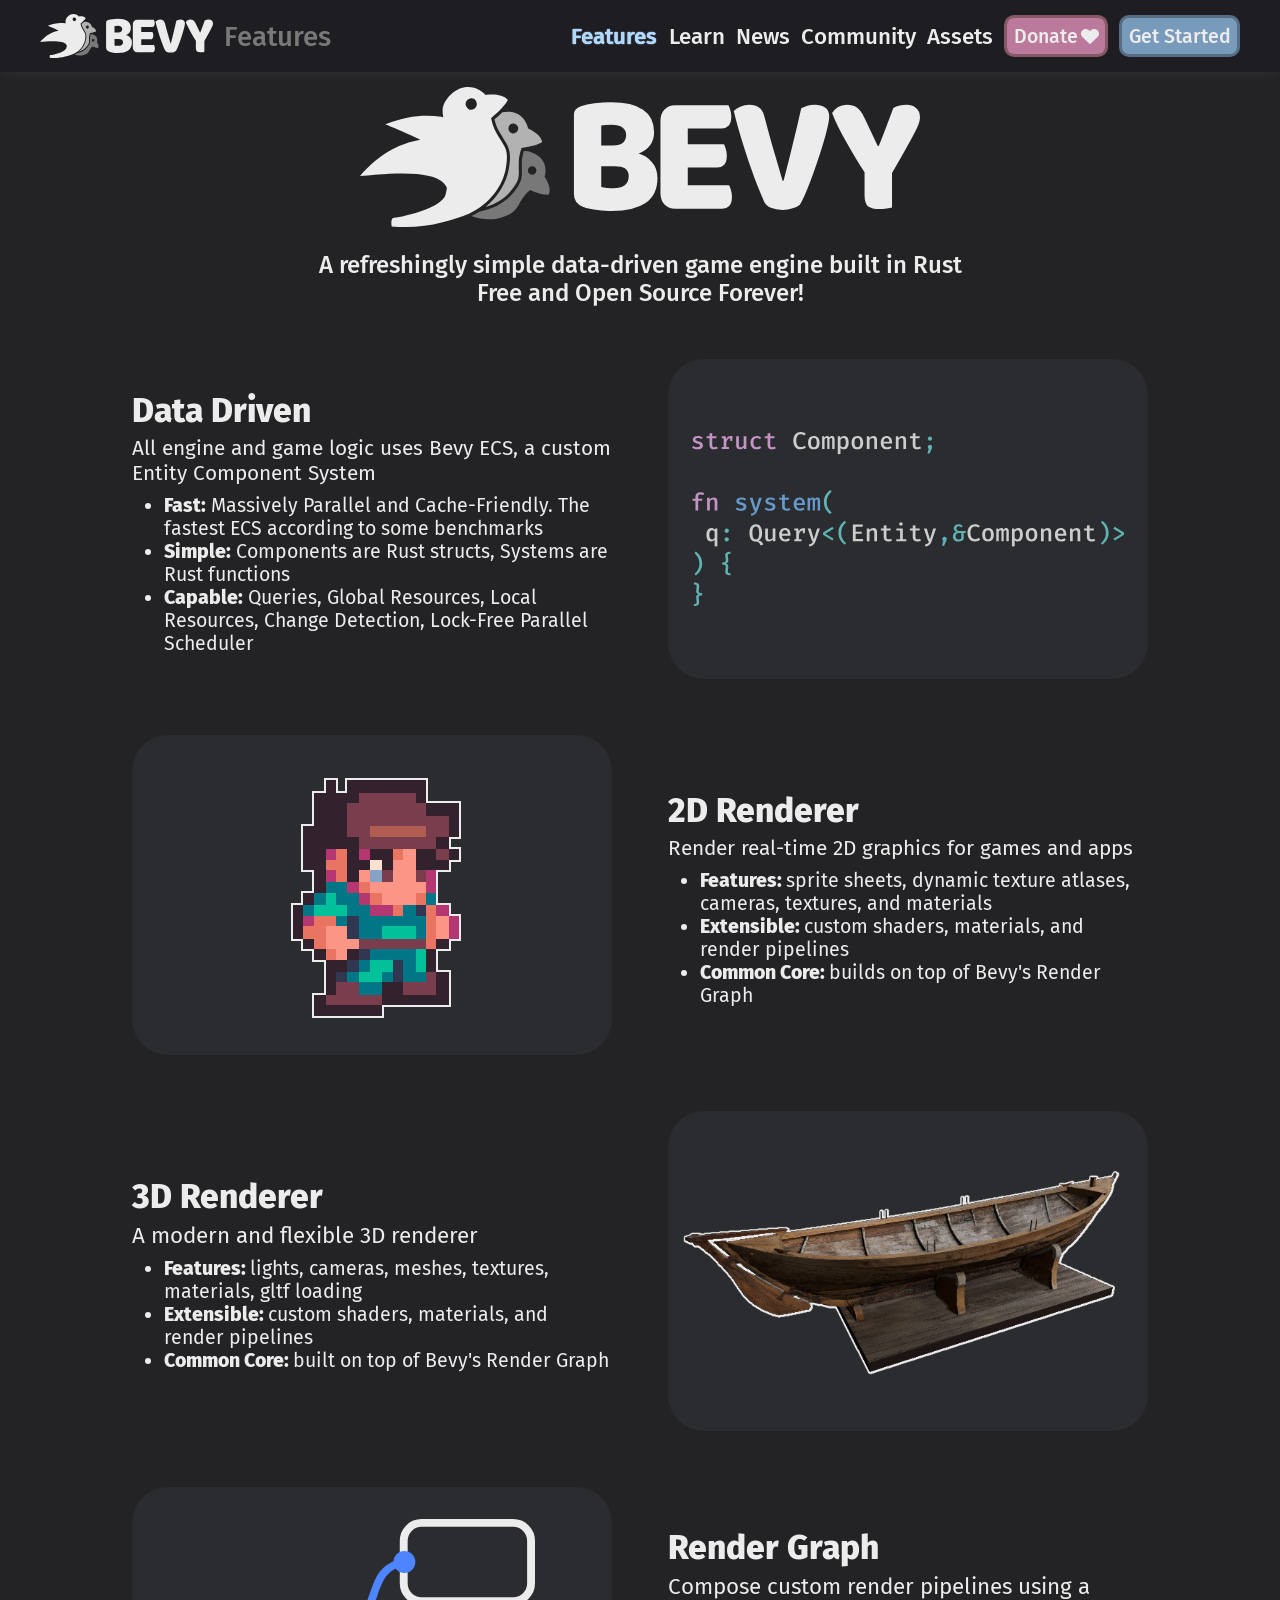
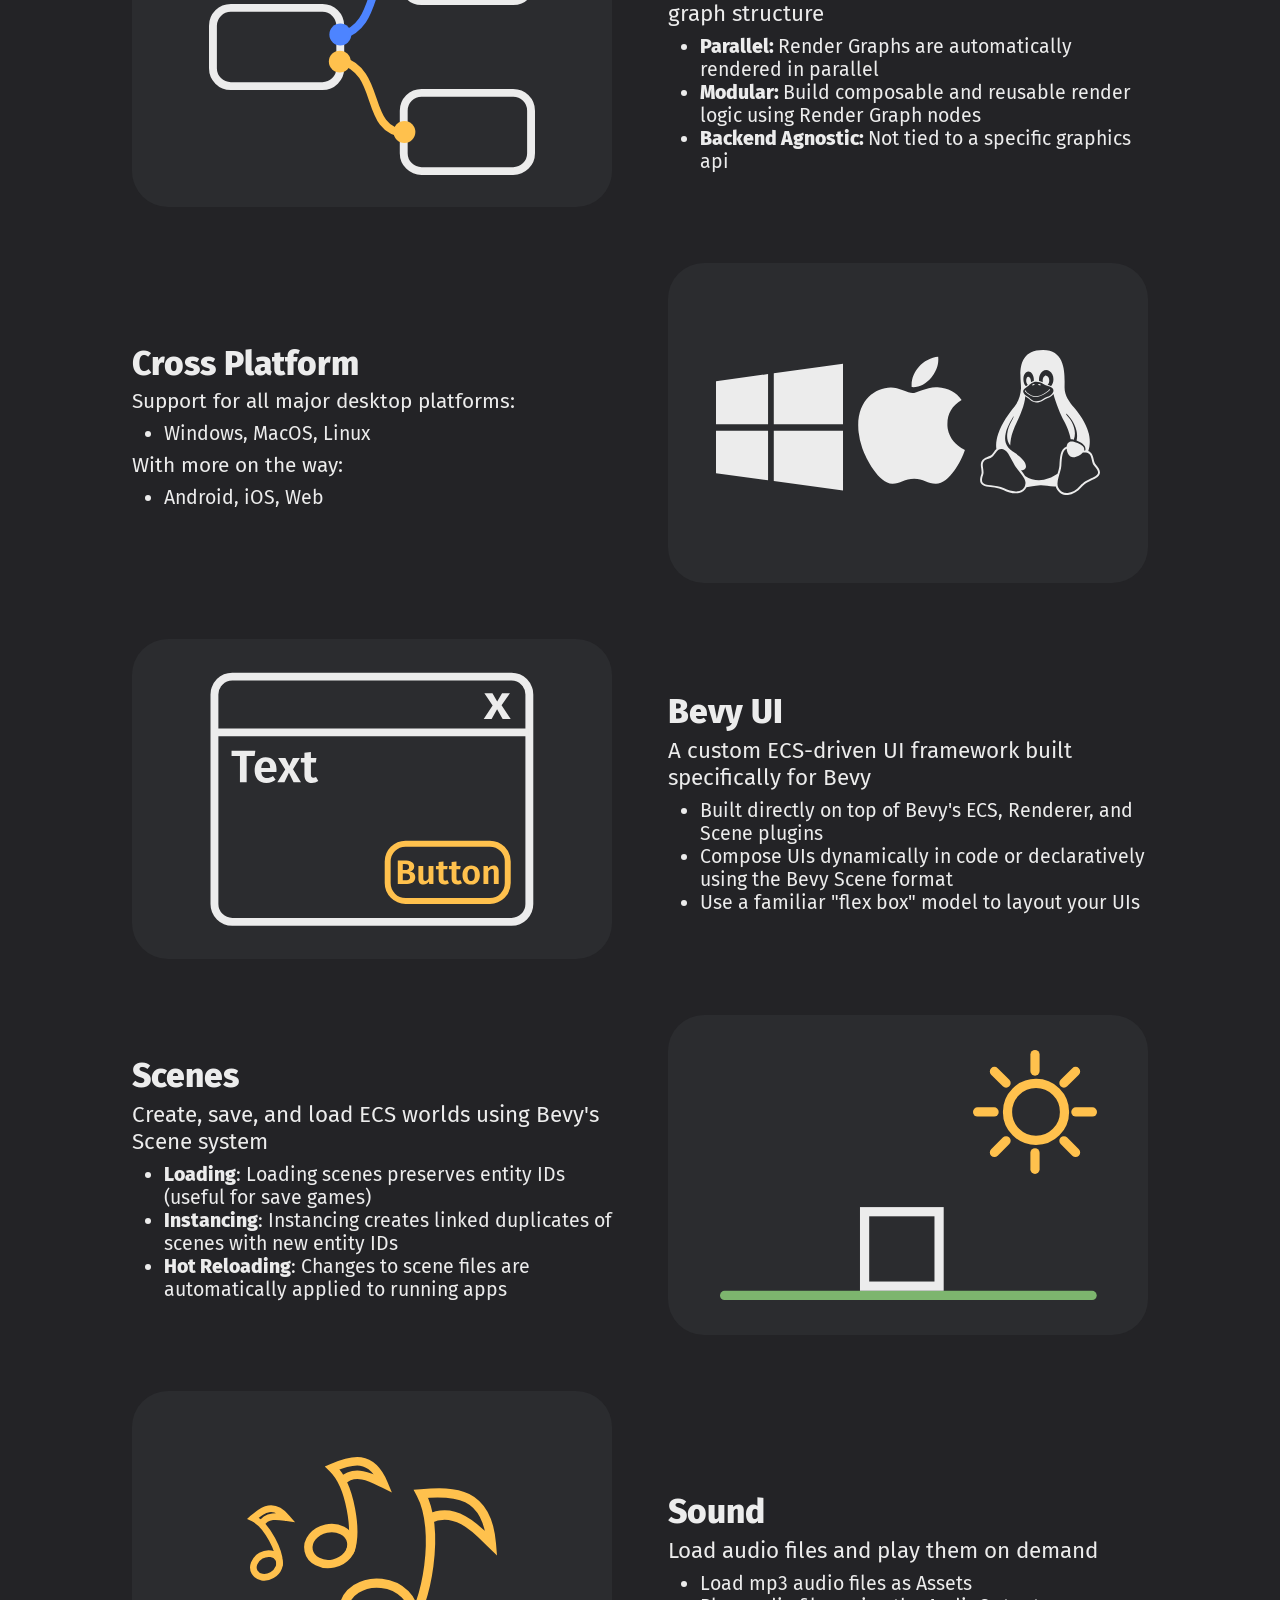
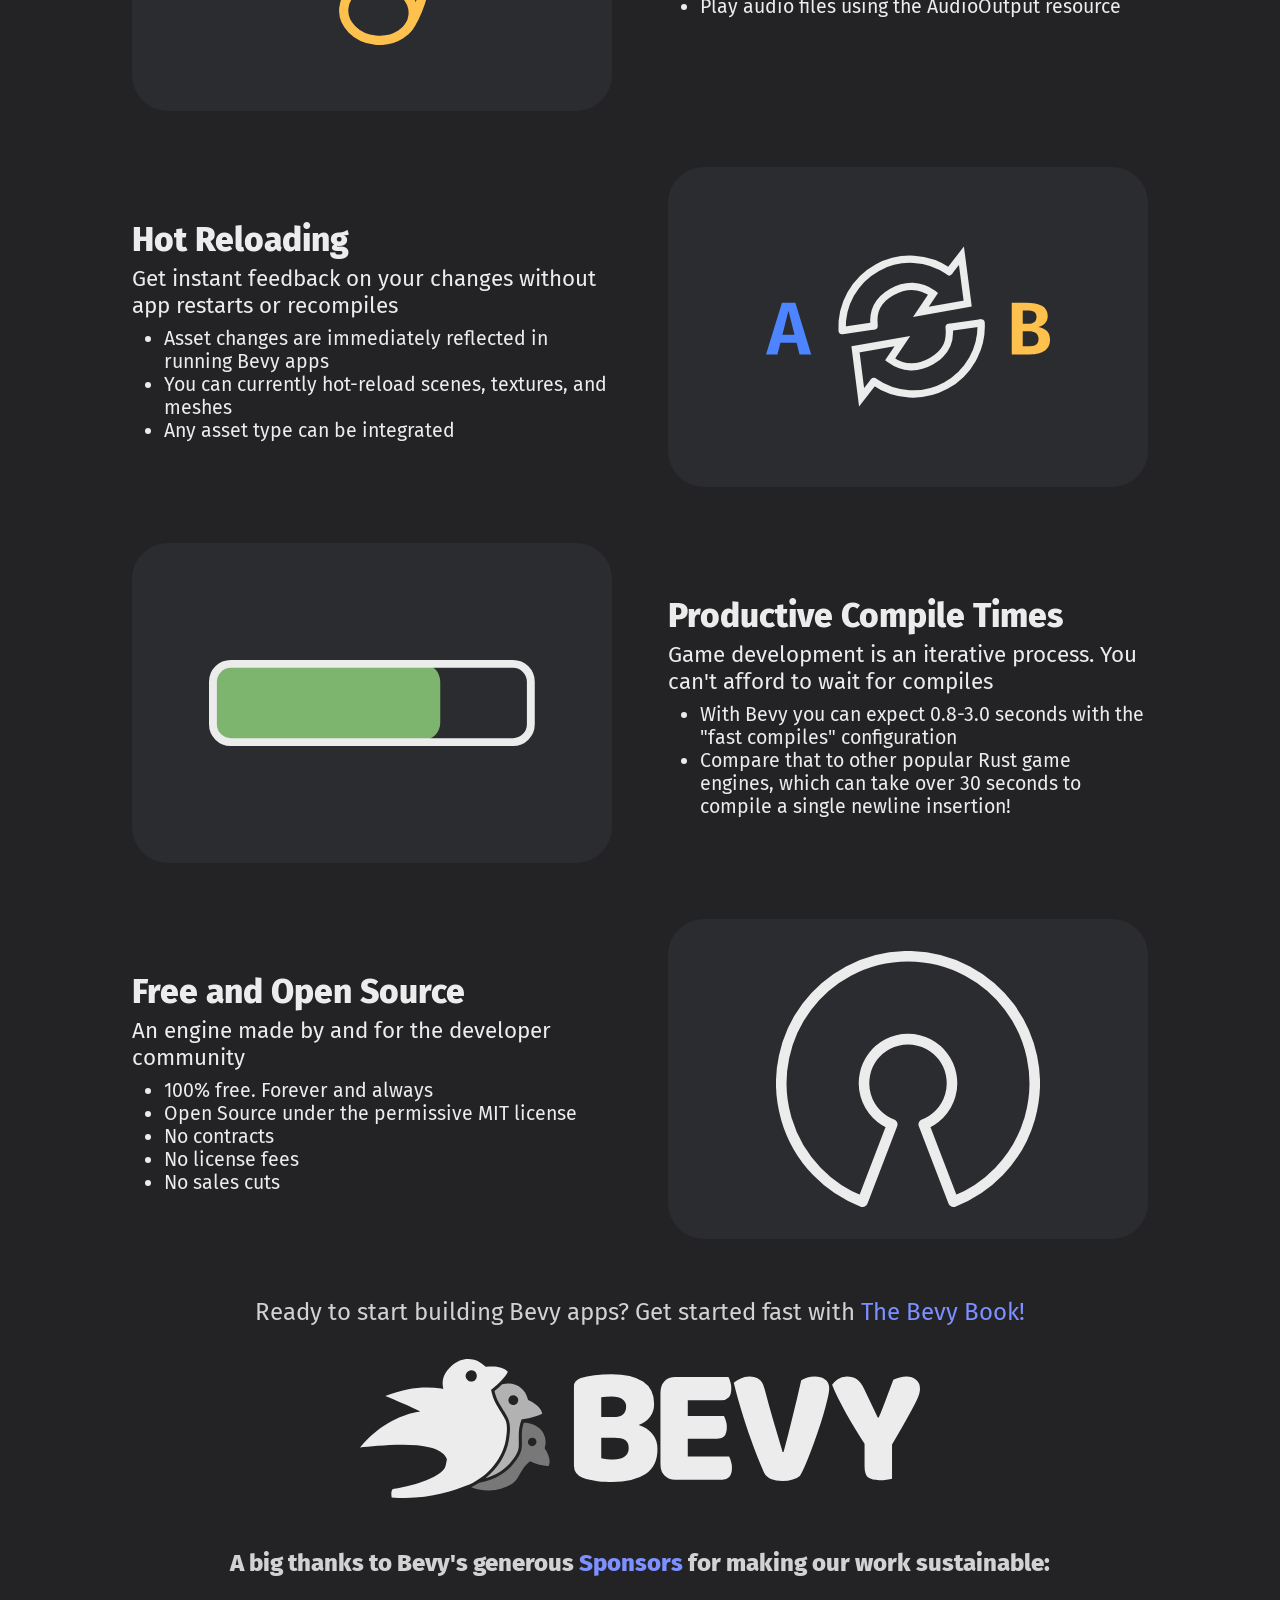
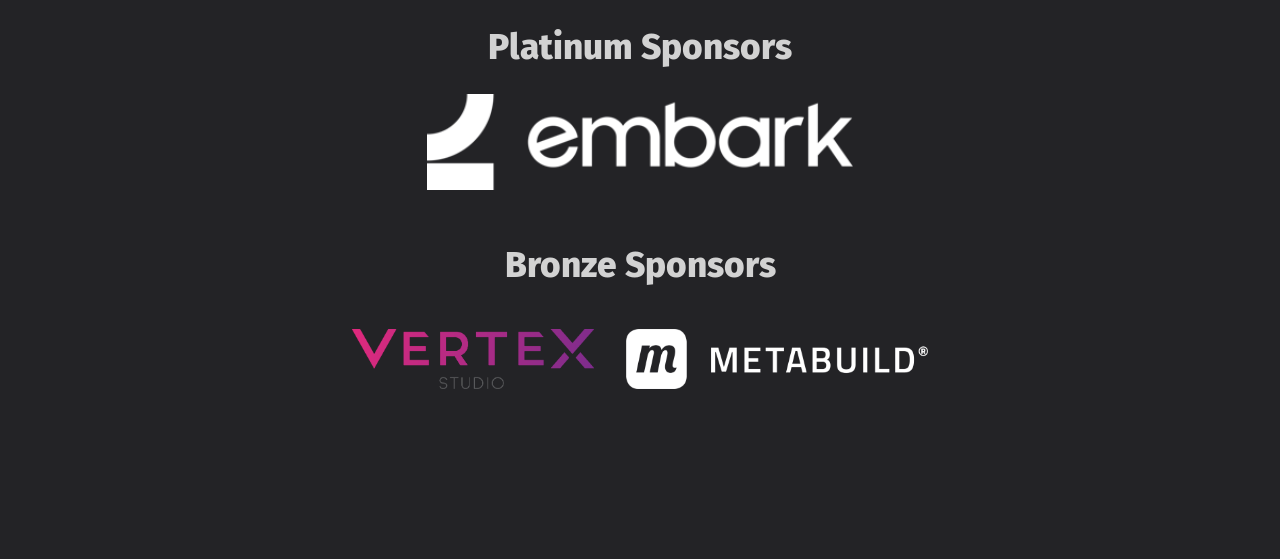
<file: index.html>
<!doctype html>
<html lang="en">
    <head>
        <meta charset="UTF-8">
        <meta name='viewport' content="width=device-width, initial-scale=1" />
        <meta property="og:title" content="Bevy - A data-driven game engine built in Rust " />
        <meta property="og:type" content="website" />
        <meta property="og:url" content="https://bevyengine.org&#x2F;&#x2F;" />
        <meta property="og:image" content="https://bevyengine.org/assets/bevy_logo_fill.png" />
        <meta property="og:description" content="Bevy is a refreshingly simple data-driven game engine built in Rust. It is free and open-source forever!" />
        <link rel="shortcut icon" type="image/png" href="/assets/favicon.png">
        <link rel="stylesheet" href="/site.css" />
        <link href="/atom.xml" rel="alternate" type="application/atom+xml" />
        <title>Bevy - A data-driven game engine built in Rust </title>
        
<meta name="description" content="A refreshingly simple data-driven game engine built in Rust. Free and Open Source Forever!" />

    </head>

    <body>
        <div class="headerbar-container">
            <nav class="headerbar container">
                <a href="/" class="header-logo">
                    <img src="/assets/bevy_logo_dark.svg" class="logo" alt="bevy logo" />
                </a>
                
                    <a href="/" class="header-logo-mobile">
                        <img src="/assets/bevy_icon_dark.svg" class="logo" alt="bevy icon" />
                    </a>
                
                <div class="header-item header-message">
                    
                        Features
                    
                </div>
                <div class="header-item header-push"></div>
                



    


<a href="&#x2F;" class="header-item header-item-active"  >
    Features
</a>

                



    


<a href="&#x2F;learn" class="header-item" >
    Learn
</a>

                



    


<a href="&#x2F;news" class="header-item" >
    News
</a>

                



    


<a href="&#x2F;community" class="header-item" >
    Community
</a>

                



    


<a href="&#x2F;assets" class="header-item" >
    Assets
</a>

                <a class="header-item header-button header-button-donate" href="https://github.com/sponsors/cart">Donate <img src="/assets/heart.svg" class="header-button-donate-heart" alt="heart icon"/></a>
                <a class="header-item header-button" href="/learn/book/getting-started/">Get Started</a>
            </nav>
        </div>
        <section class="section">
            <div class="container">
                
<div class="padded-content container">
    <img src="/assets/bevy_logo_dark.svg" class="bevy-logo-header" alt="Bevy logo"/>
    <div class="bevy-description">
        A refreshingly simple data-driven game engine built in Rust
        <br />
        Free and Open Source Forever!
    </div>
    <div class="feature-list">
        <div class="feature-container">
            <div class="feature-text">
                <h2 class="feature-title">Data Driven</h2>
                <div class="feature-description">
                    All engine and game logic uses Bevy ECS, a custom Entity Component System
                    <ul class="feature-sublist">
                        <li><b>Fast:</b> Massively Parallel and Cache-Friendly. The fastest ECS according to some
                            benchmarks</li>
                        <li><b>Simple:</b> Components are Rust structs, Systems are Rust functions</li>
                        <li><b>Capable:</b> Queries, Global Resources, Local Resources, Change Detection, Lock-Free
                            Parallel Scheduler</li>
                    </ul>
                </div>
            </div>
            <div class="feature-image">
                <img src="assets/ecs.svg" class="feature-img" style="width: 100%; max-width: 90%; max-height: 90%;" alt="ECS code"/>
            </div>

        </div>
        <div class="feature-container feature-container-reverse">
            <div class="feature-image">
                <img src="assets/sprite.png" class="feature-img" alt="Pixel art sprite of a person"/>
            </div>
            <div class="feature-text">
                <h2 class="feature-title">2D Renderer</h2>
                <div class="feature-description">
                    Render real-time 2D graphics for games and apps
                    <ul class="feature-sublist">
                        <li><b>Features: </b>sprite sheets, dynamic texture atlases, cameras, textures, and materials
                        </li>
                        <li><b>Extensible: </b>custom shaders, materials, and render pipelines</li>
                        <li><b>Common Core: </b>builds on top of Bevy's Render Graph</li>
                    </ul>
                </div>
            </div>
        </div>
        <div class="feature-container">
            <div class="feature-text">
                <h2 class="feature-title">3D Renderer</h2>
                A modern and flexible 3D renderer
                <ul class="feature-sublist">
                    <li><b>Features: </b>lights, cameras, meshes, textures, materials, gltf loading</li>
                    <li><b>Extensible: </b>custom shaders, materials, and render pipelines</li>
                    <li><b>Common Core: </b>built on top of Bevy's Render Graph</li>
                </ul>
            </div>
            <div class="feature-image">
                <img src="assets/boat.png" class="feature-img" style="max-height: 95%; max-width: 95%;" alt="3D boat model"/>
            </div>
        </div>
        <div class="feature-container feature-container-reverse">
            <div class="feature-image">
                <img src="assets/render_graph.svg" class="feature-img" alt="Render graph"/>
            </div>
            <div class="feature-text">
                <h2 class="feature-title">Render Graph</h2>
                Compose custom render pipelines using a graph structure
                <ul class="feature-sublist">
                    <li><b>Parallel: </b> Render Graphs are automatically rendered in parallel</li>
                    <li><b>Modular: </b> Build composable and reusable render logic using Render Graph nodes </li>
                    <li><b>Backend Agnostic: </b> Not tied to a specific graphics api</li>
                </ul>
            </div>
        </div>
        <div class="feature-container">
            <div class="feature-text">
                <h2 class="feature-title">Cross Platform</h2>
                <div class="feature-description">
                    Support for all major desktop platforms:
                    <ul class="feature-sublist">
                        <li>Windows, MacOS, Linux</li>
                    </ul>
                    With more on the way:
                    <ul class="feature-sublist">
                        <li>Android, iOS, Web</li>
                    </ul>
                </div>
            </div>
        </div>
        <div class="feature-image">
            <img src="assets/platform-icons.svg" class="feature-img" alt="Microsoft, Apple, and Linux logos"/>
        </div>
        <div class="feature-container feature-container-reverse">
            <div class="feature-image">
                <img src="assets/bevy_ui.svg" class="feature-img" alt="UI dialog window diagram"/>
            </div>
            <div class="feature-text">
                <h2 class="feature-title">Bevy UI</h2>
                A custom ECS-driven UI framework built specifically for Bevy
                <ul class="feature-sublist">
                    <li>Built directly on top of Bevy's ECS, Renderer, and Scene plugins</li>
                    <li>Compose UIs dynamically in code or declaratively using the Bevy Scene format</li>
                    <li>Use a familiar "flex box" model to layout your UIs</li>
                </ul>
            </div>
        </div>
        <div class="feature-container">
            <div class="feature-text">
                <h2 class="feature-title">Scenes</h2>
                Create, save, and load ECS worlds using Bevy's Scene system
                <ul class="feature-sublist">
                    <li><b>Loading</b>: Loading scenes preserves entity IDs (useful for save games)</li>
                    <li><b>Instancing</b>: Instancing creates linked duplicates of scenes with new entity IDs</li>
                    <li><b>Hot Reloading</b>: Changes to scene files are automatically applied to running apps</li>
                </ul>
            </div>
            <div class="feature-image">
                <img src="assets/scene.svg" class="feature-img" alt="2D scene of a square upon grass under the sun"/>
            </div>
        </div>
        <div class="feature-container feature-container-reverse">
            <div class="feature-image">
                <img src="assets/sound.svg" class="feature-img" alt="Music notes"/>
            </div>
            <div class="feature-text">
                <h2 class="feature-title">Sound</h2>
                Load audio files and play them on demand
                <ul class="feature-sublist">
                    <li>Load mp3 audio files as Assets</li>
                    <li>Play audio files using the AudioOutput resource</li>
                </ul>
            </div>
        </div>
        <div class="feature-container">
            <div class="feature-text">
                <h2 class="feature-title">Hot Reloading</h2>
                Get instant feedback on your changes without app restarts or recompiles
                <ul class="feature-sublist">
                    <li>Asset changes are immediately reflected in running Bevy apps</li>
                    <li>You can currently hot-reload scenes, textures, and meshes</li>
                    <li>Any asset type can be integrated</li>
                </ul>
            </div>
            <div class="feature-image">
                <img src="assets/hot_reloading.svg" class="feature-img" alt="Hot reloading diagram"/>
            </div>
        </div>
        <div class="feature-container feature-container-reverse">
            <div class="feature-image">
                <img src="assets/progressbar.svg" class="feature-img" alt="Compile time progress bar"/>
            </div>
            <div class="feature-text">
                <h2 class="feature-title">Productive Compile Times</h2>
                Game development is an iterative process. You can't afford to wait for compiles
                <ul class="feature-sublist">
                    <li>With Bevy you can expect 0.8-3.0 seconds with the "fast compiles" configuration</li>
                    <li>Compare that to other popular Rust game engines, which can take over 30 seconds to compile a
                        single
                        newline insertion!</li>
                </ul>
            </div>
        </div>
        <div class="feature-container">
            <div class="feature-text">
                <h2 class="feature-title">Free and Open Source</h2>
                An engine made by and for the developer community
                <ul class="feature-sublist">
                    <li>100% free. Forever and always</li>
                    <li>Open Source under the permissive MIT license</li>
                    <li>No contracts</li>
                    <li>No license fees</li>
                    <li>No sales cuts</li>
                </ul>
            </div>
            <div class="feature-image">
                <img src="assets/opensource.svg" class="feature-img" alt="The open source icon"/>
            </div>
        </div>
    </div>
    <div class="media-content features-whats-next">
        Ready to start building Bevy apps? Get started fast with <a href="learn/book/introduction/">The Bevy Book!</a>
    </div>
    <img src="/assets/bevy_logo_dark.svg" class="bevy-logo-header" alt="Bevy logo"/>
    <div class="media-content features-sponsors">
        <h3>A big thanks to Bevy's generous <a href="https://github.com/sponsors/cart/">Sponsors</a> for making our work sustainable:</h3>
        <h2>Platinum Sponsors</h2>
        <a href="https://www.embark-studios.com/"><img src="assets/embark.png" style="height: 6rem" alt="Embark Studios logo"/></a>
        <h2>Bronze Sponsors</h2>
        <div class="bronze-sponsors">
            <a href="https://vertexstudio.co/"><img src="assets/vertex_studio.png" class="bronze-sponsor-image" alt="Vertex Studio logo"/></a>
            <a href="https://www.metabuild.io/"><img src="assets/metabuild.png" class="bronze-sponsor-image" alt="Metabuild Logo"/></a>
        </div>
    </div>
</div>

            </div>
        </section>
    </body>
</html>
</file>
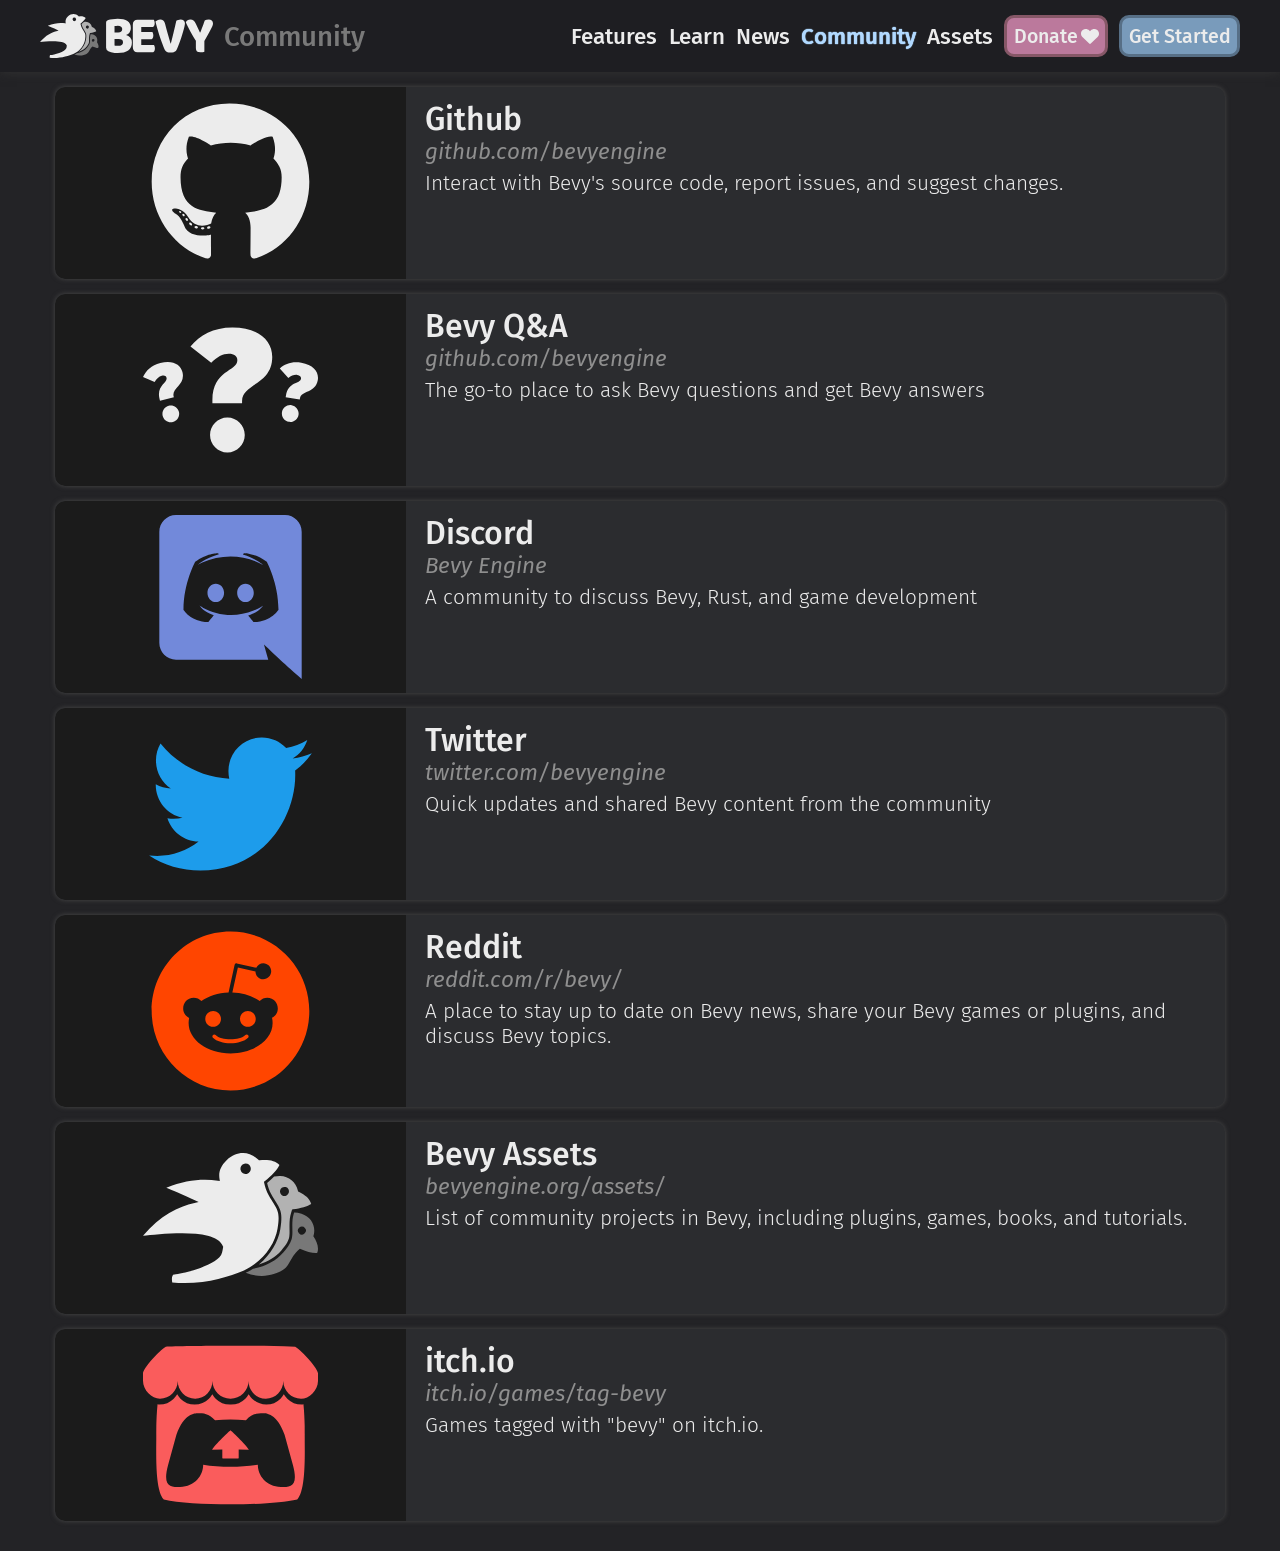
<file: community/index.html>
<!doctype html>
<html lang="en">
    <head>
        <meta charset="UTF-8">
        <meta name='viewport' content="width=device-width, initial-scale=1" />
        <meta property="og:title" content="Bevy - Community" />
        <meta property="og:type" content="website" />
        <meta property="og:url" content="https://bevyengine.org&#x2F;&#x2F;community&#x2F;" />
        <meta property="og:image" content="https://bevyengine.org/assets/bevy_logo_fill.png" />
        <meta property="og:description" content="Bevy is a refreshingly simple data-driven game engine built in Rust. It is free and open-source forever!" />
        <link rel="shortcut icon" type="image/png" href="/assets/favicon.png">
        <link rel="stylesheet" href="/site.css" />
        <link href="/atom.xml" rel="alternate" type="application/atom+xml" />
        <title>Bevy - Community</title>
         
    </head>

    <body>
        <div class="headerbar-container">
            <nav class="headerbar container">
                <a href="/" class="header-logo">
                    <img src="/assets/bevy_logo_dark.svg" class="logo" alt="bevy logo" />
                </a>
                
                    <a href="/" class="header-logo-mobile">
                        <img src="/assets/bevy_icon_dark.svg" class="logo" alt="bevy icon" />
                    </a>
                
                <div class="header-item header-message">
                    
                    Community
                    
                </div>
                <div class="header-item header-push"></div>
                



    


<a href="&#x2F;" class="header-item" >
    Features
</a>

                



    


<a href="&#x2F;learn" class="header-item" >
    Learn
</a>

                



    


<a href="&#x2F;news" class="header-item" >
    News
</a>

                



    


<a href="&#x2F;community" class="header-item header-item-active"  >
    Community
</a>

                



    


<a href="&#x2F;assets" class="header-item" >
    Assets
</a>

                <a class="header-item header-button header-button-donate" href="https://github.com/sponsors/cart">Donate <img src="/assets/heart.svg" class="header-button-donate-heart" alt="heart icon"/></a>
                <a class="header-item header-button" href="/learn/book/getting-started/">Get Started</a>
            </nav>
        </div>
        <section class="section">
            <div class="container">
                
<div class="card-list padded-content">
    <a class="card" href="https://github.com/bevyengine/bevy">
        <div class="card-image">
            <img src="/assets/github.svg" class="centered-card-image community-icon" alt="Github logo" />
        </div>
        <div class="card-text">
            <div class="card-title">
                Github
            </div>
            <div class="card-subtitle">
                github.com/bevyengine
            </div>
            <div class="card-description">
                Interact with Bevy's source code, report issues, and suggest changes.
            </div>
        </div>
    </a>
    <a class="card" href="https://github.com/bevyengine/bevy/discussions/categories/q-a">
        <div class="card-image">
            <img src="/assets/q_and_a.svg" class="centered-card-image community-icon" alt="Q and A logo" />
        </div>
        <div class="card-text">
            <div class="card-title">
                Bevy Q&A
            </div>
            <div class="card-subtitle">
                github.com/bevyengine
            </div>
            <div class="card-description">
                The go-to place to ask Bevy questions and get Bevy answers
            </div>
        </div>
    </a>
    <a class="card" href="https://discord.gg/bevy">
        <div class="card-image">
            <img src="/assets/discord.svg" class="centered-card-image community-icon" alt="Discord logo" />
        </div>
        <div class="card-text">
            <div class="card-title">
                Discord
            </div>
            <div class="card-subtitle">
                Bevy Engine
            </div>
            <div class="card-description">
                A community to discuss Bevy, Rust, and game development
            </div>
        </div>
    </a>
    <a class="card" href="https://twitter.com/BevyEngine">
        <div class="card-image">
            <img src="/assets/twitter.svg" class="centered-card-image community-icon" alt="Twitter logo" />
        </div>
        <div class="card-text">
            <div class="card-title">
                Twitter
            </div>
            <div class="card-subtitle">
                twitter.com/bevyengine
            </div>
            <div class="card-description">
                Quick updates and shared Bevy content from the community
            </div>
        </div>
    </a>
    <a class="card" href="https://www.reddit.com/r/bevy/">
        <div class="card-image">
            <img src="/assets/reddit.svg" class="centered-card-image community-icon" alt="Reddit logo" />
        </div>
        <div class="card-text">
            <div class="card-title">
                Reddit
            </div>
            <div class="card-subtitle">
                reddit.com/r/bevy/
            </div>
            <div class="card-description">
                A place to stay up to date on Bevy news, share your Bevy games or plugins, and discuss Bevy topics.
            </div>
        </div>
    </a>
    <a class="card" href="https://bevyengine.org/assets/">
        <div class="card-image">
            <img src="/assets/bevy_icon_dark.svg" class="centered-card-image community-icon" alt="Bevy logo" />
        </div>
        <div class="card-text">
            <div class="card-title">
                Bevy Assets
            </div>
            <div class="card-subtitle">
                bevyengine.org/assets/
            </div>
            <div class="card-description">
                List of community projects in Bevy, including plugins, games, books, and tutorials.
            </div>
        </div>
    </a>
    <a class="card" href="https://itch.io/games/tag-bevy">
        <div class="card-image">
            <img src="/assets/itchio-textless.svg" class="centered-card-image community-icon" alt="itch.io logo" />
        </div>
        <div class="card-text">
            <div class="card-title">
                itch.io
            </div>
            <div class="card-subtitle">
                itch.io/games/tag-bevy
            </div>
            <div class="card-description">
                Games tagged with "bevy" on itch.io.
            </div>
        </div>
    </a>
</div>

            </div>
        </section>
    </body>
</html>
</file>
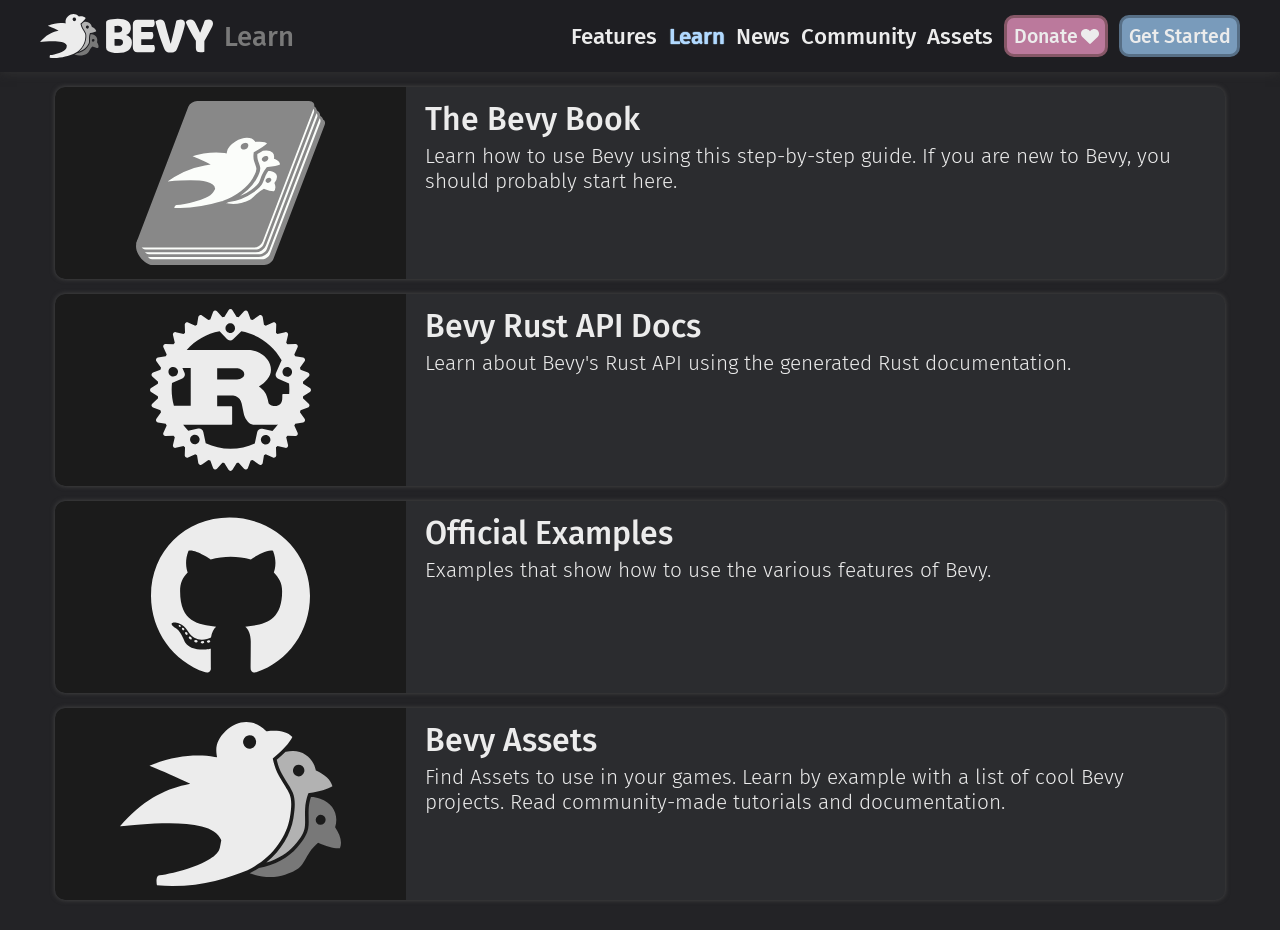
<file: learn/index.html>
<!doctype html>
<html lang="en">
    <head>
        <meta charset="UTF-8">
        <meta name='viewport' content="width=device-width, initial-scale=1" />
        <meta property="og:title" content="Bevy - Learn" />
        <meta property="og:type" content="website" />
        <meta property="og:url" content="https://bevyengine.org&#x2F;&#x2F;learn&#x2F;" />
        <meta property="og:image" content="https://bevyengine.org/assets/bevy_logo_fill.png" />
        <meta property="og:description" content="Bevy is a refreshingly simple data-driven game engine built in Rust. It is free and open-source forever!" />
        <link rel="shortcut icon" type="image/png" href="/assets/favicon.png">
        <link rel="stylesheet" href="/site.css" />
        <link href="/atom.xml" rel="alternate" type="application/atom+xml" />
        <title>Bevy - Learn</title>
         
    </head>

    <body>
        <div class="headerbar-container">
            <nav class="headerbar container">
                <a href="/" class="header-logo">
                    <img src="/assets/bevy_logo_dark.svg" class="logo" alt="bevy logo" />
                </a>
                
                    <a href="/" class="header-logo-mobile">
                        <img src="/assets/bevy_icon_dark.svg" class="logo" alt="bevy icon" />
                    </a>
                
                <div class="header-item header-message">
                    
                    Learn
                    
                </div>
                <div class="header-item header-push"></div>
                



    


<a href="&#x2F;" class="header-item" >
    Features
</a>

                



    


<a href="&#x2F;learn" class="header-item header-item-active"  >
    Learn
</a>

                



    


<a href="&#x2F;news" class="header-item" >
    News
</a>

                



    


<a href="&#x2F;community" class="header-item" >
    Community
</a>

                



    


<a href="&#x2F;assets" class="header-item" >
    Assets
</a>

                <a class="header-item header-button header-button-donate" href="https://github.com/sponsors/cart">Donate <img src="/assets/heart.svg" class="header-button-donate-heart" alt="heart icon"/></a>
                <a class="header-item header-button" href="/learn/book/getting-started/">Get Started</a>
            </nav>
        </div>
        <section class="section">
            <div class="container">
                
<div class="card-list padded-content">
  <a class="card" href="/learn/book/introduction">
    <div class="card-image">
      <img src="/assets/book.svg" class="centered-card-image" alt="Bevy book" />
    </div>
    <div class="card-text">
      <div class="card-title">
        The Bevy Book
      </div>
      <div class="card-description">
        Learn how to use Bevy using this step-by-step guide. If you are new to Bevy, you should probably start here.
      </div>
    </div>
  </a>
  <a class="card" href="https://docs.rs/bevy">
    <div class="card-image">
      <img src="/assets/rust-logo-light.svg" class="centered-card-image" alt="Rust logo" />
    </div>
    <div class="card-text">
      <div class="card-title">
        Bevy Rust API Docs
      </div>
      <div class="card-description">
        Learn about Bevy's Rust API using the generated Rust documentation.
      </div>
    </div>
  </a>
  <a class="card" href="https://github.com/bevyengine/bevy/tree/latest/examples#examples">
    <div class="card-image">
      <img src="/assets/github.svg" class="centered-card-image" alt="Github logo" />
    </div>
    <div class="card-text">
      <div class="card-title">
        Official Examples
      </div>
      <div class="card-description">
        Examples that show how to use the various features of Bevy.
      </div>
    </div>
  </a>
  <a class="card" href="/assets">
    <div class="card-image">
      <img src="/assets/bevy_icon_dark.svg" class="centered-card-image" alt="Bevy logo" />
    </div>
    <div class="card-text">
      <div class="card-title">
        Bevy Assets
      </div>
      <div class="card-description">
        Find Assets to use in your games. Learn by example with a list of cool Bevy projects. Read community-made
        tutorials and documentation.
      </div>
    </div>
  </a>
</div>

            </div>
        </section>
    </body>
</html>
</file>
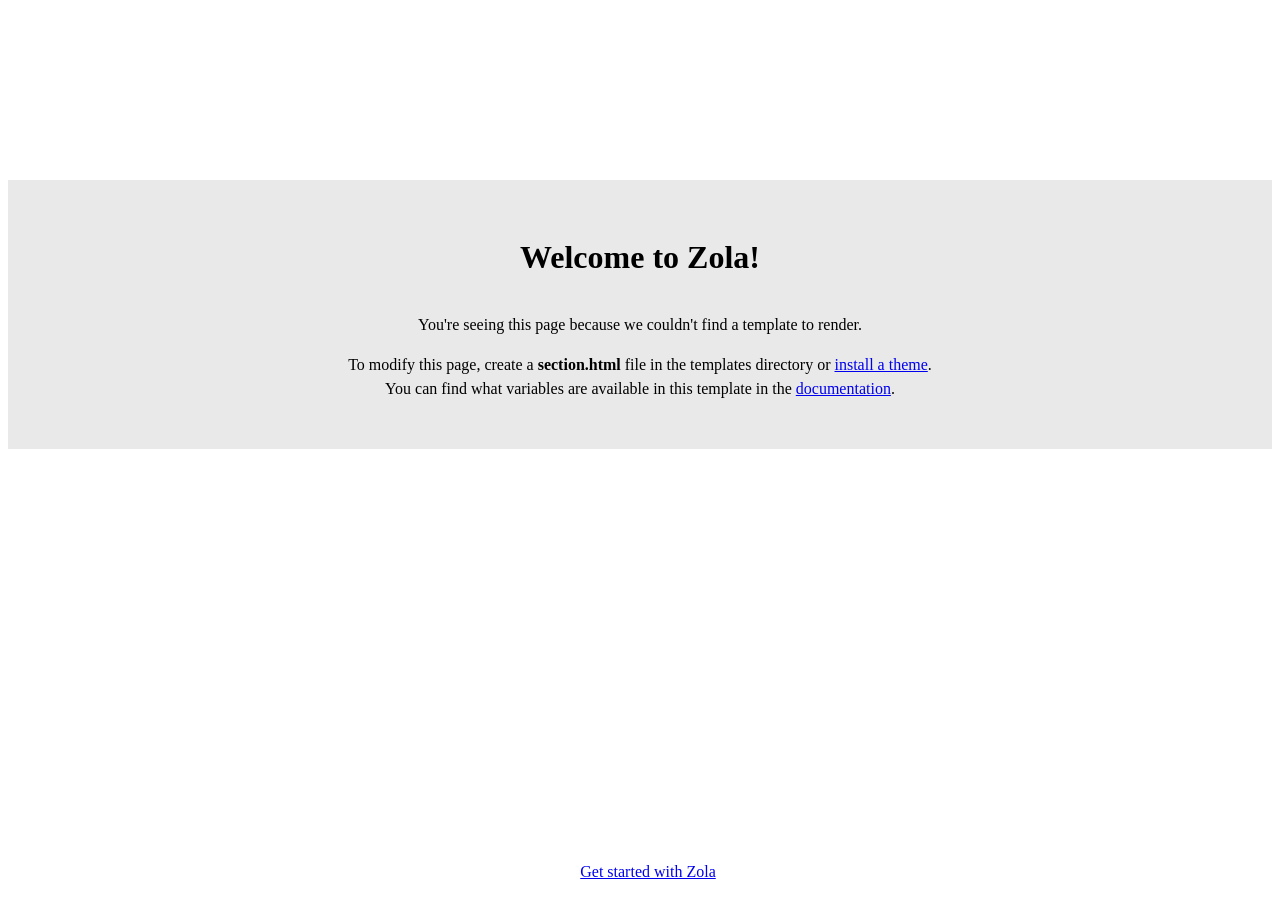
<file: assets/apps/index.html>
<html>
    <head>
        <title>Zola</title>
    </head>
    <body>
        <div class="container">
            <h1>Welcome to Zola!</h1>
            <p>
                You're seeing this page because we couldn't find a template to render.
            </p>
            <p>
                To modify this page, create a <b>section.html</b> file in the templates directory or
                <a href="https://www.getzola.org/documentation/themes/installing-and-using-themes/" target="_blank">install a theme</a>.
                <br>
                You can find what variables are available in this template in the <a href="https:&#x2F;&#x2F;www.getzola.org&#x2F;documentation&#x2F;templates&#x2F;pages-sections&#x2F;#section-variables" target="_blank">documentation</a>.
            </p>
        </div>
        <footer>
            <a href="https://www.getzola.org/documentation/getting-started/cli-usage/" target="_blank">Get started with Zola</a>
        </footer>
        <style>
            html {
                line-height: 1.5;
            }
            h1 {
                margin-bottom: 2rem;
            }
            .container {
                font-family: "sans-serif";
                text-align: center;
                margin-top: 20vh;
                padding: 2rem;
                background: #e9e9e9;
            }
            footer {
                position: fixed;
                width: 100%;
                bottom: 1rem;
                text-align: center;
            }
        </style>
    </body>
</html>
</file>
<file: site.css>
.z-code{color:#c0c5ce;background-color:#2b2c2f}.z-variable.z-parameter.z-function{color:#c0c5ce}.z-comment,.z-punctuation.z-definition.z-comment{color:#65737e}.z-punctuation.z-definition.z-string,.z-punctuation.z-definition.z-variable,.z-punctuation.z-definition.z-string,.z-punctuation.z-definition.z-parameters,.z-punctuation.z-definition.z-string,.z-punctuation.z-definition.z-array{color:#c0c5ce}.z-none{color:#c0c5ce}.z-keyword.z-operator{color:#c0c5ce}.z-keyword{color:#c594c5ff}.z-variable{color:#c0c5ce}.z-entity.z-name.z-function,.z-meta.z-require,.z-support.z-function.z-any-method{color:#6699ccff}.z-support.z-class,.z-entity.z-name.z-class,.z-entity.z-name.z-type.z-class{color:#dfc479}.z-meta.z-class{color:#eff1f5}.z-keyword.z-other.z-special-method{color:#8fa1b3}.z-storage{color:#b48ead}.z-support.z-function{color:#6699ccff}.z-string,.z-constant.z-other.z-symbol,.z-entity.z-other.z-inherited-class{color:#9fc37f}.z-none{color:#e79e6d}.z-constant{color:#e79e6d}.z-entity.z-name.z-tag{color:#e05a67}.z-entity.z-other.z-attribute-name{color:#d08770}.z-entity.z-other.z-attribute-name.z-id,.z-punctuation.z-definition.z-entity{color:#8fa1b3}.z-meta.z-selector{color:#b48ead}.z-markup.z-heading .z-punctuation.z-definition.z-heading,.z-entity.z-name.z-section{color:#8fa1b3}.z-keyword.z-other.z-unit{color:#e79e6d}.z-markup.z-bold,.z-punctuation.z-definition.z-bold{color:#dfc479;font-weight:bold}.z-markup.z-italic,.z-punctuation.z-definition.z-italic{color:#b48ead;font-style:italic}.z-markup.z-raw.z-inline{color:#a3be8c}.z-string.z-other.z-link{color:#bf616a}.z-meta.z-link{color:#e79e6d}.z-markup.z-list{color:#bf616a}.z-markup.z-quote{color:#e79e6d}.z-meta.z-separator{color:#c0c5ce;background-color:#4f5b66}.z-markup.z-inserted,.z-markup.z-inserted.z-git_gutter{color:#a3be8c}.z-markup.z-deleted,.z-markup.z-deleted.z-git_gutter{color:#bf616a}.z-markup.z-changed,.z-markup.z-changed.z-git_gutter{color:#b48ead}.z-markup.z-ignored,.z-markup.z-ignored.z-git_gutter{color:#4f5b66}.z-markup.z-untracked,.z-markup.z-untracked.z-git_gutter{color:#4f5b66}.z-constant.z-other.z-color{color:#96b5b4}.z-string.z-regexp{color:#96b5b4}.z-constant.z-character.z-escape{color:#96b5b4}.z-punctuation.z-section.z-embedded,.z-variable.z-interpolation{color:#ab7967}.z-invalid.z-illegal{color:#2b303b;background-color:#bf616a}.z-markup.z-deleted.z-git_gutter{color:#f92672}.z-markup.z-inserted.z-git_gutter{color:#a6e22e}.z-markup.z-changed.z-git_gutter{color:#967efb}.z-markup.z-ignored.z-git_gutter{color:#565656}.z-markup.z-untracked.z-git_gutter{color:#565656}.z-meta.z-generic.z-rust,.z-entity.z-name.z-struct.z-rust,.z-entity.z-name.z-impl.z-rust{color:#dfc479}.z-punctuation.z-definition.z-generic.z-rust{color:#c0c5ce}.z-storage.z-type.z-function,.z-keyword.z-operator.z-rust,.z-storage.z-type.z-struct.z-rust,.z-punctuation.z-accessor.z-rust,.z-storage.z-modifier.z-rust{color:#c594c5ff}.z-support.z-macro.z-rust{color:#6699ccff}.z-punctuation.z-definition.z-string{color:#9fc37f}.z-entity.z-name.z-trait.z-rust{color:#56b6c2}.z-meta.z-annotation.z-rust,.z-variable.z-annotation.z-rust{color:#d19a66}.z-meta.z-annotation.z-parameters.z-rust{color:#d1af8f}.z-meta.z-annotation.z-parameters.z-rust .z-begin,.z-meta.z-annotation.z-parameters.z-rust .z-end,.z-meta.z-annotation.z-parameters.z-rust .z-punctuation{color:#d19a66}.z-variable.z-function.z-shell,.z-support.z-function.z-shell{color:#6699ccff}.z-variable.z-parameter.z-option{color:#c594c5ff}.headerbar-container{width:100%;background-color:#1e1e22;margin:0;box-shadow:0px 0px 10px #333333}.headerbar{display:flex;padding-left:15px;padding-right:15px;height:4.5rem;margin:0;user-select:none;align-items:center}.logo{height:75%}.header-logo,.header-logo-mobile,.toggle-nav-mobile{display:flex;height:80%;align-items:center}.header-logo-mobile,.toggle-nav-mobile{height:60%;cursor:pointer;display:none}.toggle-nav-mobile{height:100%}.header-content{display:flex;float:right;height:100%;align-items:center}.header-push{margin-right:auto}.header-item,.header-item:visited,.header-item:link{font-weight:500;font-size:1.4rem;margin-left:0.7rem;color:#ececec;font-style:normal;text-decoration:none}.header-item:active,.header-item:hover,.header-item-active{color:#ececec;text-shadow:0 0 1px #d6d6d6,0 0 1px #d6d6d6}.header-item-active,.header-item-active:hover{color:#b1d9ff !important;text-shadow:0 0 1px #b1d9ff,0 0 1px #b1d9ff}.header-message{text-align:center;color:#797979;font-size:1.725rem}.header-button{background-color:#799bbb;border-style:solid;border-color:#576f86;border-width:3px;padding:0.4rem;border-radius:10px;font-size:1.22rem !important}.header-button-donate{background-color:#bb799c;border-color:#865767}.header-button-donate-heart{height:1.1rem;vertical-align:middle;margin-bottom:0.1rem;margin-left:-0.1rem}@media screen and (max-width: 580px){.header-button{display:none}}@media screen and (max-width: 1120px){.header-message{display:none}}@media screen and (max-width: 965px){.header-logo-mobile,.toggle-nav-mobile{display:flex}.header-logo{display:none}}.community-icon{width:50% !important;max-width:7rem}.assets{display:flex}.assets .card-list{display:flex;flex-wrap:wrap}.assets .card{width:30%;margin-right:15px;height:8rem}.assets .card-title{font-size:1.3rem;overflow-wrap:break-word}.assets .card-description{font-size:1rem;height:initial}.assets .card-image>img{display:block;height:auto;max-width:100%}.assets a{text-decoration:none}.assets .book-content h3{font-size:1.9rem;font-weight:700;text-decoration:none}.book-page{display:flex;width:100%;min-height:500px}.book-page-subtitle{font-size:1.3rem;font-weight:800;color:#999999;font-style:italic;vertical-align:middle}.book-content{padding-left:15px;padding-right:15px;position:relative;width:100%;min-width:0}.book-content h1{margin-top:15px;font-size:2.4rem;margin-bottom:15px}.book-content h2{font-size:1.8rem;margin-bottom:15px}.book-content h3{font-size:1.4rem;font-weight:500;text-decoration:underline;margin-bottom:15px}.book-content p{margin-top:5px}.book-whats-a-bevy{background-color:#00000000 !important;height:2.4rem !important;border-radius:unset !important}.book-pagers{width:100%;height:5rem}.book-pager-bar{display:flex;position:absolute;display:block;height:100%;width:80px;transition:0.2s}.book-pager-bar-previous:hover{background-image:linear-gradient(to right, rgba(0,0,0,0), #29292c, #29292c)}.book-pager-bar-next:hover{background-image:linear-gradient(to left, rgba(0,0,0,0), #29292c, #29292c)}.book-pager-bar-previous{left:-80px;border-bottom-left-radius:10px}.book-pager-bar-next{left:100%;border-bottom-right-radius:10px}.book-pager-image{height:100%;user-select:none}.book-pager-image-left{float:left;margin-left:15px}.book-pager-image-right{float:right;margin-right:15px}.book-pager-bar-icon{display:block;width:200px;height:5rem;position:absolute;bottom:0px}.book-pager-bar-icon-previous{position:absolute;left:80px}.book-pager-bar-icon-next{position:absolute;left:-200px}@media screen and (max-width: 900px){#show-book-nav:not(:checked)+.book-nav{transform:translateX(calc(0px - 210px))}#show-book-nav:checked+.book-nav+.book-content{transform:translateX(210px)}.book-nav{margin-right:calc(0px - 210px)}}.book-nav{margin-top:15px;flex:0 0 210px;user-select:none;transition:transform 0.3s}.book-nav-sections{margin:0;padding:0}.book-nav-sections-container{display:block;padding-left:10px;padding-top:40px}.book-nav-section{list-style-type:none;margin:0;padding:0}.book-nav-sections-indented{margin-left:15px}.book-nav-section-title{position:relative;z-index:1;font-size:1.22rem;color:#999;font-style:normal;text-decoration:none}.book-nav-section-title:hover,.book-nav-section-title:active{color:#ececec;text-shadow:0 0 0.9px #d6d6d6,0 0 0.9px #d6d6d6}.book-nav-section-title-active{font-size:1.22rem;color:#ececec;font-style:normal;text-decoration:none;text-shadow:0 0 0.5px #ececec,0 0 0.5px #ececec}.book-nav-section-number{font-family:'Fira Code', monospace;font-variant-ligatures:none;font-size:1rem;margin-right:-0.2rem}.book-content{transition:transform 0.3s}.news-title{font-size:2.8rem;font-weight:800;margin-bottom:0px;margin-top:0px}.news-subtitle{margin-top:0px;font-size:1.22rem;font-weight:200;font-style:italic;color:#8f8f8f}.news-content img{border-radius:10px;max-width:100%}.news-content video{border-radius:10px;max-width:100%}.news-social-links{display:inline-block}.news-social-icon{height:1.3rem;vertical-align:middle}.news-social-link{font-size:1.1rem;color:#ececec}.release-feature-authors{margin-top:-1.0rem !important;font-style:italic}.news-image-subtitle{color:#8f8f8f;font-style:italic}.bevy-logo-header{display:block;margin-left:auto;margin-right:auto;width:100%;max-width:35rem}.bevy-description{text-align:center;margin-top:1.5rem;font-size:1.5rem;font-weight:500}.feature-list{margin-top:1.5rem;display:flex;justify-content:center;flex-wrap:wrap;margin-left:auto;margin-right:auto}.feature-container{display:flex;flex-wrap:wrap;justify-content:center}.feature-container-reverse{flex-wrap:wrap-reverse}.feature-title{margin-top:1.0rem;margin-bottom:0.3rem}.feature-description{font-size:1.3rem}.feature-image{height:20rem;background-color:#2b2c2f;border-radius:4rem;display:flex;align-items:center;justify-content:center;overflow:hidden;background-clip:padding-box}.feature-text{max-height:18rem;align-self:center}.feature-image,.feature-text{min-width:30rem;max-width:30rem;border-width:1.8rem;border-style:solid;border-color:transparent}.feature-sublist{margin-top:0.5rem;margin-bottom:0.5rem;margin-left:0px;padding-left:2rem;font-size:1.22rem}.feature-img{max-height:80%;max-width:80%}.features-whats-next{text-align:center;font-size:1.5rem !important;margin-top:2rem;margin-bottom:2rem;width:100%}.features-sponsors{margin-top:3rem;text-align:center;font-size:1.5rem !important;line-height:2.2rem !important;margin-bottom:8rem}.bronze-sponsors{display:flex;width:100%;justify-content:center}.bronze-sponsor-image{height:3.8rem;margin:1rem}.card{display:block;flex-direction:left;overflow:hidden;height:12rem;border-radius:10px;background-color:#2b2c2f;margin-bottom:15px;font-style:normal;text-decoration:none;box-shadow:0px 0px 5px #494949}.card:hover{background-color:#2f3033;box-shadow:0px 0px 5px #ececec}.card-image{width:30%;overflow:hidden;object-fit:cover;display:flex;background-color:#1b1b1b;border-top-left-radius:10px;border-bottom-left-radius:10px;align-content:center;justify-content:center;float:left;height:100%;margin-right:0px}.centered-card-image{display:block;align-self:center;height:85%;max-width:85%;border-radius:10px}.card-text{padding-top:0.8rem;padding-bottom:0.8rem;padding-left:1.2rem;padding-right:1.2rem;overflow:hidden;text-overflow:ellipsis}.card-subtitle{display:block;font-weight:200;font-size:1.4rem;font-style:italic;color:#8f8f8f;text-decoration:none}.card-description{display:block;position:relative;font-weight:300;font-size:1.3rem;color:#ececec;text-decoration:none;margin-top:0.4rem;overflow:hidden;text-overflow:ellipsis;height:100px}.card-title{display:block;font-weight:500;font-size:2.0rem;color:#ececec;font-style:normal;text-decoration:none}.card-image-default{display:flex;height:100%;margin-left:auto;margin-right:auto;align-items:center}.media-content{width:100%;font-size:1.22rem;font-weight:400;line-height:1.7446rem;color:#d2d2d2;font-style:normal;text-decoration:none}.media-content h2{margin-top:3.0rem;font-size:2.2rem}.media-content h3{font-size:1.5rem;margin-bottom:1rem}.media-content h4{margin-bottom:1rem}.media-content pre{font-family:'Fira Code', monospace;font-variant-ligatures:none;padding:10px;padding-left:15px;font-size:1.1rem;border-radius:10px;word-wrap:break-word;white-space:pre-wrap}.media-content a code,.media-content a:active code,.media-content a:visited code,.media-content a:link code{font-family:'Fira Code', monospace;font-variant-ligatures:none;color:#e4c151;font-style:normal;text-decoration:none}.media-content code{font-family:'Fira Code', monospace;font-variant-ligatures:none;font-size:1.05rem;color:#c8c8c8;background-color:#2b2c2f;border-radius:10px;padding-bottom:3px;padding-top:3px;padding-left:8px;padding-right:8px;text-decoration:none}.media-content ol,.media-content ul{padding-left:2.5rem}.media-content a:hover code{background-color:#414247}.media-content a{text-decoration:none;color:#7c90ff}.media-content a:hover{text-shadow:0 0 0.9px #6c82ff,0 0 0.9px #6c82ff}.media-content pre code{padding-bottom:0px;padding-top:0px;padding-left:0px;padding-right:0px}.fun-list{color:#a0c5e7}@font-face{font-family:'Fira Sans';font-style:normal;font-weight:300;src:url("/assets/fonts/fira-sans-v10-latin-300.eot");src:local("Fira Sans Light"),local("FiraSans-Light"),url("/assets/fonts/fira-sans-v10-latin-300.eot?#iefix") format("embedded-opentype"),url("/assets/fonts/fira-sans-v10-latin-300.woff2") format("woff2"),url("/assets/fonts/fira-sans-v10-latin-300.woff") format("woff"),url("/assets/fonts/fira-sans-v10-latin-300.ttf") format("truetype"),url("/assets/fonts/fira-sans-v10-latin-300.svg#FiraSans") format("svg")}@font-face{font-family:'Fira Sans';font-style:normal;font-weight:400;src:url("/assets/fonts/fira-sans-v10-latin-regular.eot");src:local("Fira Sans Regular"),local("FiraSans-Regular"),url("/assets/fonts/fira-sans-v10-latin-regular.eot?#iefix") format("embedded-opentype"),url("/assets/fonts/fira-sans-v10-latin-regular.woff2") format("woff2"),url("/assets/fonts/fira-sans-v10-latin-regular.woff") format("woff"),url("/assets/fonts/fira-sans-v10-latin-regular.ttf") format("truetype"),url("/assets/fonts/fira-sans-v10-latin-regular.svg#FiraSans") format("svg")}@font-face{font-family:'Fira Sans';font-style:italic;font-weight:400;src:url("/assets/fonts/fira-sans-v10-latin-italic.eot");src:local("Fira Sans Italic"),local("FiraSans-Italic"),url("/assets/fonts/fira-sans-v10-latin-italic.eot?#iefix") format("embedded-opentype"),url("/assets/fonts/fira-sans-v10-latin-italic.woff2") format("woff2"),url("/assets/fonts/fira-sans-v10-latin-italic.woff") format("woff"),url("/assets/fonts/fira-sans-v10-latin-italic.ttf") format("truetype"),url("/assets/fonts/fira-sans-v10-latin-italic.svg#FiraSans") format("svg")}@font-face{font-family:'Fira Sans';font-style:normal;font-weight:500;src:url("/assets/fonts/fira-sans-v10-latin-500.eot");src:local("Fira Sans Medium"),local("FiraSans-Medium"),url("/assets/fonts/fira-sans-v10-latin-500.eot?#iefix") format("embedded-opentype"),url("/assets/fonts/fira-sans-v10-latin-500.woff2") format("woff2"),url("/assets/fonts/fira-sans-v10-latin-500.woff") format("woff"),url("/assets/fonts/fira-sans-v10-latin-500.ttf") format("truetype"),url("/assets/fonts/fira-sans-v10-latin-500.svg#FiraSans") format("svg")}@font-face{font-family:'Fira Sans';font-style:normal;font-weight:800;src:url("/assets/fonts/fira-sans-v10-latin-800.eot");src:local("Fira Sans ExtraBold"),local("FiraSans-ExtraBold"),url("/assets/fonts/fira-sans-v10-latin-800.eot?#iefix") format("embedded-opentype"),url("/assets/fonts/fira-sans-v10-latin-800.woff2") format("woff2"),url("/assets/fonts/fira-sans-v10-latin-800.woff") format("woff"),url("/assets/fonts/fira-sans-v10-latin-800.ttf") format("truetype"),url("/assets/fonts/fira-sans-v10-latin-800.svg#FiraSans") format("svg")}@font-face{font-family:'Fira Mono';font-style:normal;font-weight:400;src:url("../fonts/fira-mono-v8-latin-regular.eot");src:local("Fira Mono Regular"),local("FiraMono-Regular"),url("../fonts/fira-mono-v8-latin-regular.eot?#iefix") format("embedded-opentype"),url("../fonts/fira-mono-v8-latin-regular.woff2") format("woff2"),url("../fonts/fira-mono-v8-latin-regular.woff") format("woff"),url("../fonts/fira-mono-v8-latin-regular.ttf") format("truetype"),url("../fonts/fira-mono-v8-latin-regular.svg#FiraMono") format("svg")}html{overflow-y:scroll}html,body{width:100%;height:100%;margin:0 0 0 0;color:#ececec;font-family:'Fira Sans', sans-serif;background-color:#232326}@media screen and (max-width: 790px){html,body{font-size:0.7rem}}.container{max-width:1200px;margin-left:auto;margin-right:auto}a:focus{outline:none}.section{display:block;font-size:1.4rem;overflow-x:hidden}.padded-content{padding:15px}.warning{color:#c8c864}.anchor-link,.anchor-link:focus,.anchor-link:hover,.anchor-link:active,.anchor-link:hover,.anchor-link:link,.anchor-link:visited{margin-left:0.3rem;color:#505050;text-shadow:none;font-weight:500}
</file>
